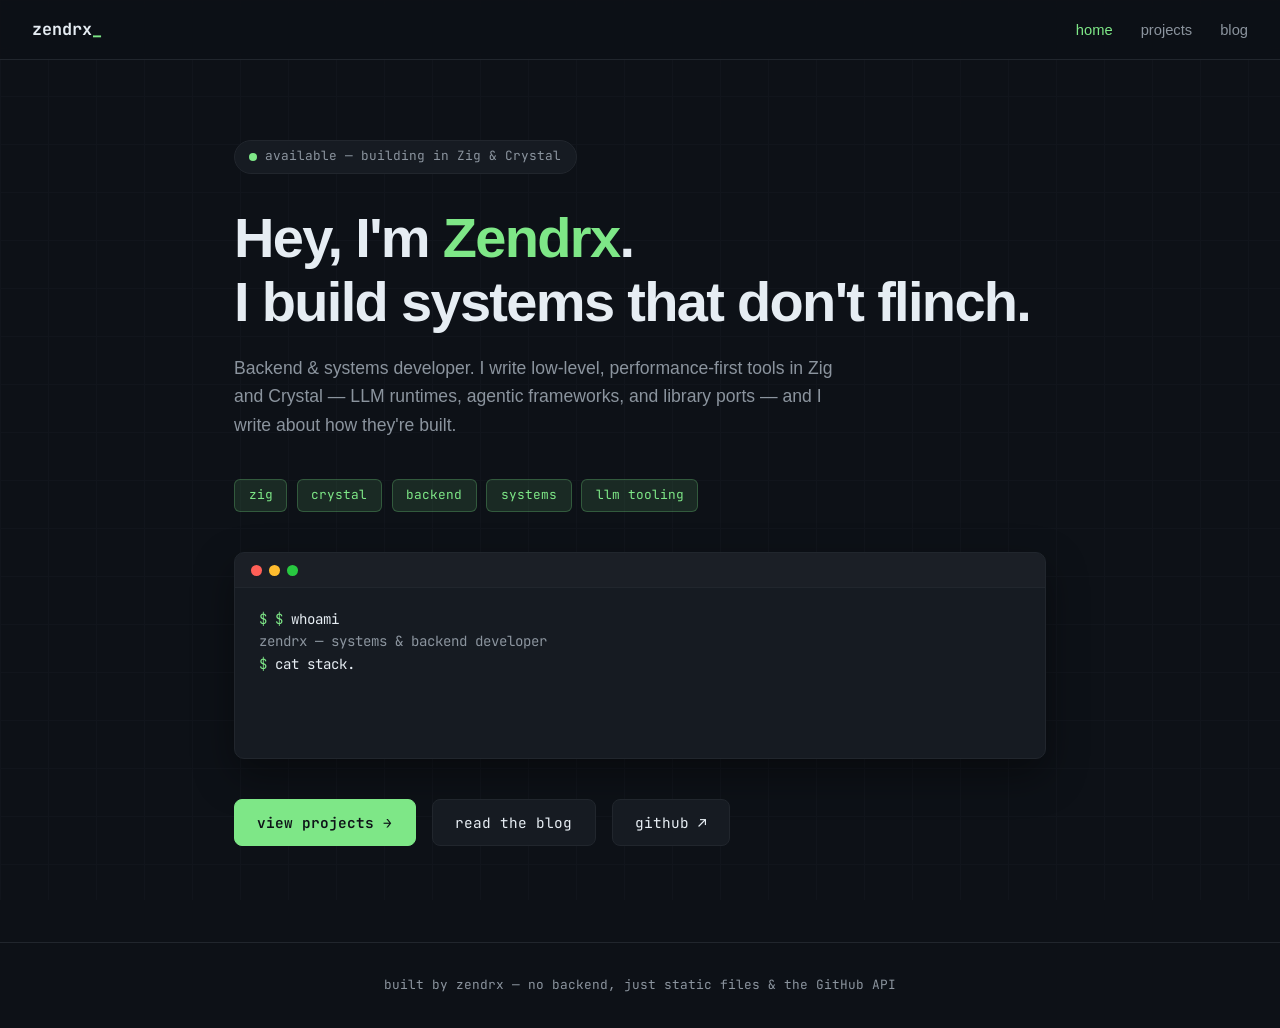
<file: index.html>
<!DOCTYPE html>
<html lang="en">
<head>
  <meta charset="UTF-8">
  <meta name="viewport" content="width=device-width, initial-scale=1.0">
  <title>Zendrx — Systems & Backend</title>
  <link rel="stylesheet" href="style.css">
  <link href="https://fonts.googleapis.com/css2?family=JetBrains+Mono:wght@400;600;700&display=swap" rel="stylesheet">
</head>
<body>
  <nav>
    <a class="logo" href="index.html">zendrx<span>_</span></a>
    <ul>
      <li><a class="navlink active" href="index.html">home</a></li>
      <li><a class="navlink" href="projects.html">projects</a></li>
      <li><a class="navlink" href="blog.html">blog</a></li>
    </ul>
  </nav>

  <main class="wrap hero">
    <div class="status"><span class="dot"></span> available — building in Zig & Crystal</div>

    <h1>Hey, I'm <span class="accent">Zendrx</span>.<br>I build systems that don't flinch.</h1>

    <p class="lead">
      Backend &amp; systems developer. I write low-level, performance-first tools
      in Zig and Crystal — LLM runtimes, agentic frameworks, and library ports —
      and I write about how they're built.
    </p>

    <div class="stack">
      <span class="chip">zig</span>
      <span class="chip">crystal</span>
      <span class="chip">backend</span>
      <span class="chip">systems</span>
      <span class="chip">llm tooling</span>
    </div>

    <div class="terminal">
      <div class="terminal-bar"><i></i><i></i><i></i></div>
      <div class="terminal-body" id="term"></div>
    </div>

    <div class="btn-row">
      <a class="btn btn-primary" href="projects.html">view projects →</a>
      <a class="btn btn-ghost" href="blog.html">read the blog</a>
      <a class="btn btn-ghost" href="https://github.com/zendrx" target="_blank" rel="noopener">github ↗</a>
    </div>
  </main>

  <footer>
    built by <a href="https://github.com/zendrx">zendrx</a> — no backend, just static files &amp; the GitHub API
  </footer>

  <script>
    /* typewriter terminal animation */
    const lines = [
      { cmd: "whoami", out: "zendrx — systems & backend developer" },
      { cmd: "cat stack.txt", out: "zig  crystal  linux  low-level everything" },
      { cmd: "uname -m", out: "zendrx v18.10.0" },
      { cmd: "location", out: "Lagos Nigeria" },
      { cmd: "./current_project --status", out: "<span class='ok'>[OK]</span> shipping." },
    ];
    const term = document.getElementById("term");
    let li = 0;

    function typeLine() {
      if (li >= lines.length) {
        term.insertAdjacentHTML("beforeend", `<div class="cmd"><span class="cursor"></span></div>`);
        return;
      }
      const { cmd, out } = lines[li];
      const div = document.createElement("div");
      div.className = "cmd";
      term.appendChild(div);
      let i = 0;
      const t = setInterval(() => {
        div.textContent = cmd.slice(0, ++i);
        if (i >= cmd.length) {
          clearInterval(t);
          setTimeout(() => {
            div.innerHTML = `<span class="cmd">${cmd}</span>`;
            term.insertAdjacentHTML("beforeend", `<div class="out">${out}</div>`);
            li++;
            setTimeout(typeLine, 350);
          }, 250);
        }
      }, 40);
    }
    typeLine();
  </script>
</body>
</html>
</file>
<file: style.css>
/* ============ Zendrx — style.css ============ */
:root {
  --bg: #0d1117;
  --bg-soft: #161b22;
  --bg-card: #161b22;
  --border: #21262d;
  --border-hover: #3d444d;
  --text: #e6edf3;
  --text-dim: #8b949e;
  --accent: #7ee787;       /* terminal green */
  --accent-dim: rgba(126, 231, 135, 0.12);
  --mono: "JetBrains Mono", "SF Mono", Consolas, monospace;
  --sans: -apple-system, "Segoe UI", Inter, sans-serif;
}

* { margin: 0; padding: 0; box-sizing: border-box; }

html { scroll-behavior: smooth; }

body {
  background: var(--bg);
  color: var(--text);
  font-family: var(--sans);
  line-height: 1.6;
  min-height: 100vh;
}

/* subtle grid texture — gives life without gradients */
body::before {
  content: "";
  position: fixed;
  inset: 0;
  background-image:
    linear-gradient(var(--border) 1px, transparent 1px),
    linear-gradient(90deg, var(--border) 1px, transparent 1px);
  background-size: 48px 48px;
  opacity: 0.25;
  pointer-events: none;
  z-index: 0;
}

main { position: relative; z-index: 1; }

/* ---------- Nav ---------- */
nav {
  display: flex;
  align-items: center;
  justify-content: space-between;
  padding: 1rem 2rem;
  border-bottom: 1px solid var(--border);
  background: rgba(13, 17, 23, 0.85);
  backdrop-filter: blur(8px);
  position: sticky;
  top: 0;
  z-index: 10;
}
.logo {
  font-family: var(--mono);
  font-weight: 700;
  font-size: 1.05rem;
  color: var(--text);
  text-decoration: none;
}
.logo span { color: var(--accent); }
nav ul { display: flex; gap: 1.75rem; list-style: none; }
nav a.navlink {
  color: var(--text-dim);
  text-decoration: none;
  font-size: 0.92rem;
  transition: color 0.15s;
}
nav a.navlink:hover, nav a.navlink.active { color: var(--accent); }

/* ---------- Layout ---------- */
.wrap { max-width: 860px; margin: 0 auto; padding: 4rem 1.5rem 6rem; }

/* ---------- Hero (index) ---------- */
.hero { padding-top: 5rem; }
.status {
  display: inline-flex;
  align-items: center;
  gap: 0.5rem;
  font-family: var(--mono);
  font-size: 0.8rem;
  color: var(--text-dim);
  border: 1px solid var(--border);
  background: var(--bg-soft);
  padding: 0.35rem 0.9rem;
  border-radius: 999px;
  margin-bottom: 2rem;
}
.status .dot {
  width: 8px; height: 8px;
  background: var(--accent);
  border-radius: 50%;
  animation: pulse 2s infinite;
}
@keyframes pulse {
  0%, 100% { opacity: 1; } 50% { opacity: 0.35; }
}

.hero h1 {
  font-size: clamp(2.2rem, 6vw, 3.5rem);
  font-weight: 800;
  letter-spacing: -0.03em;
  line-height: 1.15;
  margin-bottom: 1.25rem;
}
.hero h1 .accent { color: var(--accent); }
.hero p.lead {
  color: var(--text-dim);
  font-size: 1.1rem;
  max-width: 620px;
  margin-bottom: 2.5rem;
}

/* stack chips */
.stack {
  display: flex;
  flex-wrap: wrap;
  gap: 0.6rem;
  margin-bottom: 2.5rem;
}
.chip {
  font-family: var(--mono);
  font-size: 0.8rem;
  color: var(--accent);
  background: var(--accent-dim);
  border: 1px solid rgba(126, 231, 135, 0.25);
  padding: 0.35rem 0.85rem;
  border-radius: 6px;
  transition: transform 0.15s, background 0.15s;
}
.chip:hover { transform: translateY(-2px); background: rgba(126,231,135,0.2); }

/* terminal window — the "life" of the page */
.terminal {
  background: var(--bg-soft);
  border: 1px solid var(--border);
  border-radius: 10px;
  overflow: hidden;
  margin-bottom: 2.5rem;
  box-shadow: 0 16px 40px rgba(0,0,0,0.4);
}
.terminal-bar {
  display: flex;
  gap: 7px;
  padding: 0.7rem 1rem;
  border-bottom: 1px solid var(--border);
  background: rgba(255,255,255,0.02);
}
.terminal-bar i {
  width: 11px; height: 11px; border-radius: 50%; display: block;
}
.terminal-bar i:nth-child(1) { background: #ff5f57; }
.terminal-bar i:nth-child(2) { background: #febc2e; }
.terminal-bar i:nth-child(3) { background: #28c840; }
.terminal-body {
  font-family: var(--mono);
  font-size: 0.88rem;
  padding: 1.25rem 1.5rem;
  color: var(--text-dim);
  min-height: 170px;
}
.terminal-body .cmd { color: var(--text); }
.terminal-body .cmd::before { content: "$ "; color: var(--accent); }
.terminal-body .out { color: var(--text-dim); }
.terminal-body .ok { color: var(--accent); }
.cursor {
  display: inline-block;
  width: 8px; height: 1em;
  background: var(--accent);
  vertical-align: text-bottom;
  animation: blink 1s step-end infinite;
}
@keyframes blink { 50% { opacity: 0; } }

/* ---------- Buttons ---------- */
.btn-row { display: flex; gap: 1rem; flex-wrap: wrap; }
.btn {
  display: inline-flex;
  align-items: center;
  gap: 0.5rem;
  font-family: var(--mono);
  font-size: 0.9rem;
  padding: 0.7rem 1.4rem;
  border-radius: 8px;
  text-decoration: none;
  transition: all 0.15s;
  border: 1px solid var(--border);
}
.btn-primary {
  background: var(--accent);
  color: #0d1117;
  border-color: var(--accent);
  font-weight: 600;
}
.btn-primary:hover {
  box-shadow: 0 0 24px rgba(126,231,135,0.35);
  transform: translateY(-2px);
}
.btn-ghost { color: var(--text); background: var(--bg-soft); }
.btn-ghost:hover { border-color: var(--border-hover); transform: translateY(-2px); }

/* ---------- Page header (projects/blog) ---------- */
.page-head { margin-bottom: 3rem; }
.page-head h1 {
  font-family: var(--mono);
  font-size: 1.9rem;
  margin-bottom: 0.5rem;
}
.page-head h1::before { content: "./"; color: var(--accent); }
.page-head p { color: var(--text-dim); }

/* ---------- Card list ---------- */
.card-list { display: flex; flex-direction: column; gap: 1rem; }
.card {
  display: block;
  background: var(--bg-card);
  border: 1px solid var(--border);
  border-radius: 10px;
  padding: 1.5rem 1.75rem;
  text-decoration: none;
  color: var(--text);
  transition: border-color 0.15s, transform 0.15s;
}
.card:hover {
  border-color: var(--accent);
  transform: translateX(4px);
}
.card h2 {
  font-size: 1.15rem;
  margin-bottom: 0.35rem;
}
.card h2 .arrow { color: var(--accent); opacity: 0; transition: opacity 0.15s; }
.card:hover h2 .arrow { opacity: 1; }
.card .meta {
  font-family: var(--mono);
  font-size: 0.78rem;
  color: var(--text-dim);
  margin-bottom: 0.5rem;
}
.card p.desc {
  color: var(--text-dim);
  font-size: 0.92rem;
}

/* ---------- Article (markdown) ---------- */
.article { max-width: 780px; }
.article-back {
  display: inline-block;
  font-family: var(--mono);
  font-size: 0.85rem;
  color: var(--text-dim);
  text-decoration: none;
  margin-bottom: 2rem;
}
.article-back:hover { color: var(--accent); }

.article h1, .article h2, .article h3 {
  margin: 2rem 0 0.8rem;
  line-height: 1.3;
}
.article h1 { font-size: 2rem; }
.article h2 {
  font-size: 1.4rem;
  border-bottom: 1px solid var(--border);
  padding-bottom: 0.4rem;
}
.article h3 { font-size: 1.1rem; }
.article p, .article ul, .article ol { margin-bottom: 1rem; color: #c9d1d9; }
.article a { color: var(--accent); }
.article code {
  font-family: var(--mono);
  font-size: 0.85em;
  background: var(--bg-soft);
  border: 1px solid var(--border);
  padding: 0.15em 0.4em;
  border-radius: 5px;
  color: var(--accent);
}
.article pre {
  background: #0a0d12;
  border: 1px solid var(--border);
  border-radius: 10px;
  padding: 1.25rem;
  overflow-x: auto;
  margin: 1.5rem 0;
}
.article pre code {
  background: none;
  border: none;
  padding: 0;
  color: var(--text);
  font-size: 0.86rem;
  line-height: 1.6;
}
.article blockquote {
  border-left: 3px solid var(--accent);
  padding: 0.5rem 1.25rem;
  margin: 1.5rem 0;
  color: var(--text-dim);
  background: var(--bg-soft);
  border-radius: 0 8px 8px 0;
}
.article img { max-width: 100%; border-radius: 10px; border: 1px solid var(--border); }
.article table { width: 100%; border-collapse: collapse; margin: 1.5rem 0; }
.article th, .article td {
  border: 1px solid var(--border);
  padding: 0.5rem 0.9rem;
  font-size: 0.9rem;
  text-align: left;
}
.article th { background: var(--bg-soft); font-family: var(--mono); font-size: 0.82rem; }

/* ---------- Loading / error ---------- */
.loading {
  font-family: var(--mono);
  color: var(--text-dim);
  padding: 3rem 0;
}
.loading::after {
  content: "▋";
  color: var(--accent);
  animation: blink 1s step-end infinite;
}
.error-msg {
  font-family: var(--mono);
  color: #ff7b72;
  padding: 3rem 0;
}

footer {
  border-top: 1px solid var(--border);
  padding: 2rem;
  text-align: center;
  font-family: var(--mono);
  font-size: 0.8rem;
  color: var(--text-dim);
  position: relative;
  z-index: 1;
}
footer a { color: var(--text-dim); text-decoration: none; }
footer a:hover { color: var(--accent); }

@media (max-width: 640px) {
  nav { padding: 1rem 1.25rem; }
  nav ul { gap: 1rem; }
  .wrap { padding: 2.5rem 1.25rem 4rem; }
}
</file>
